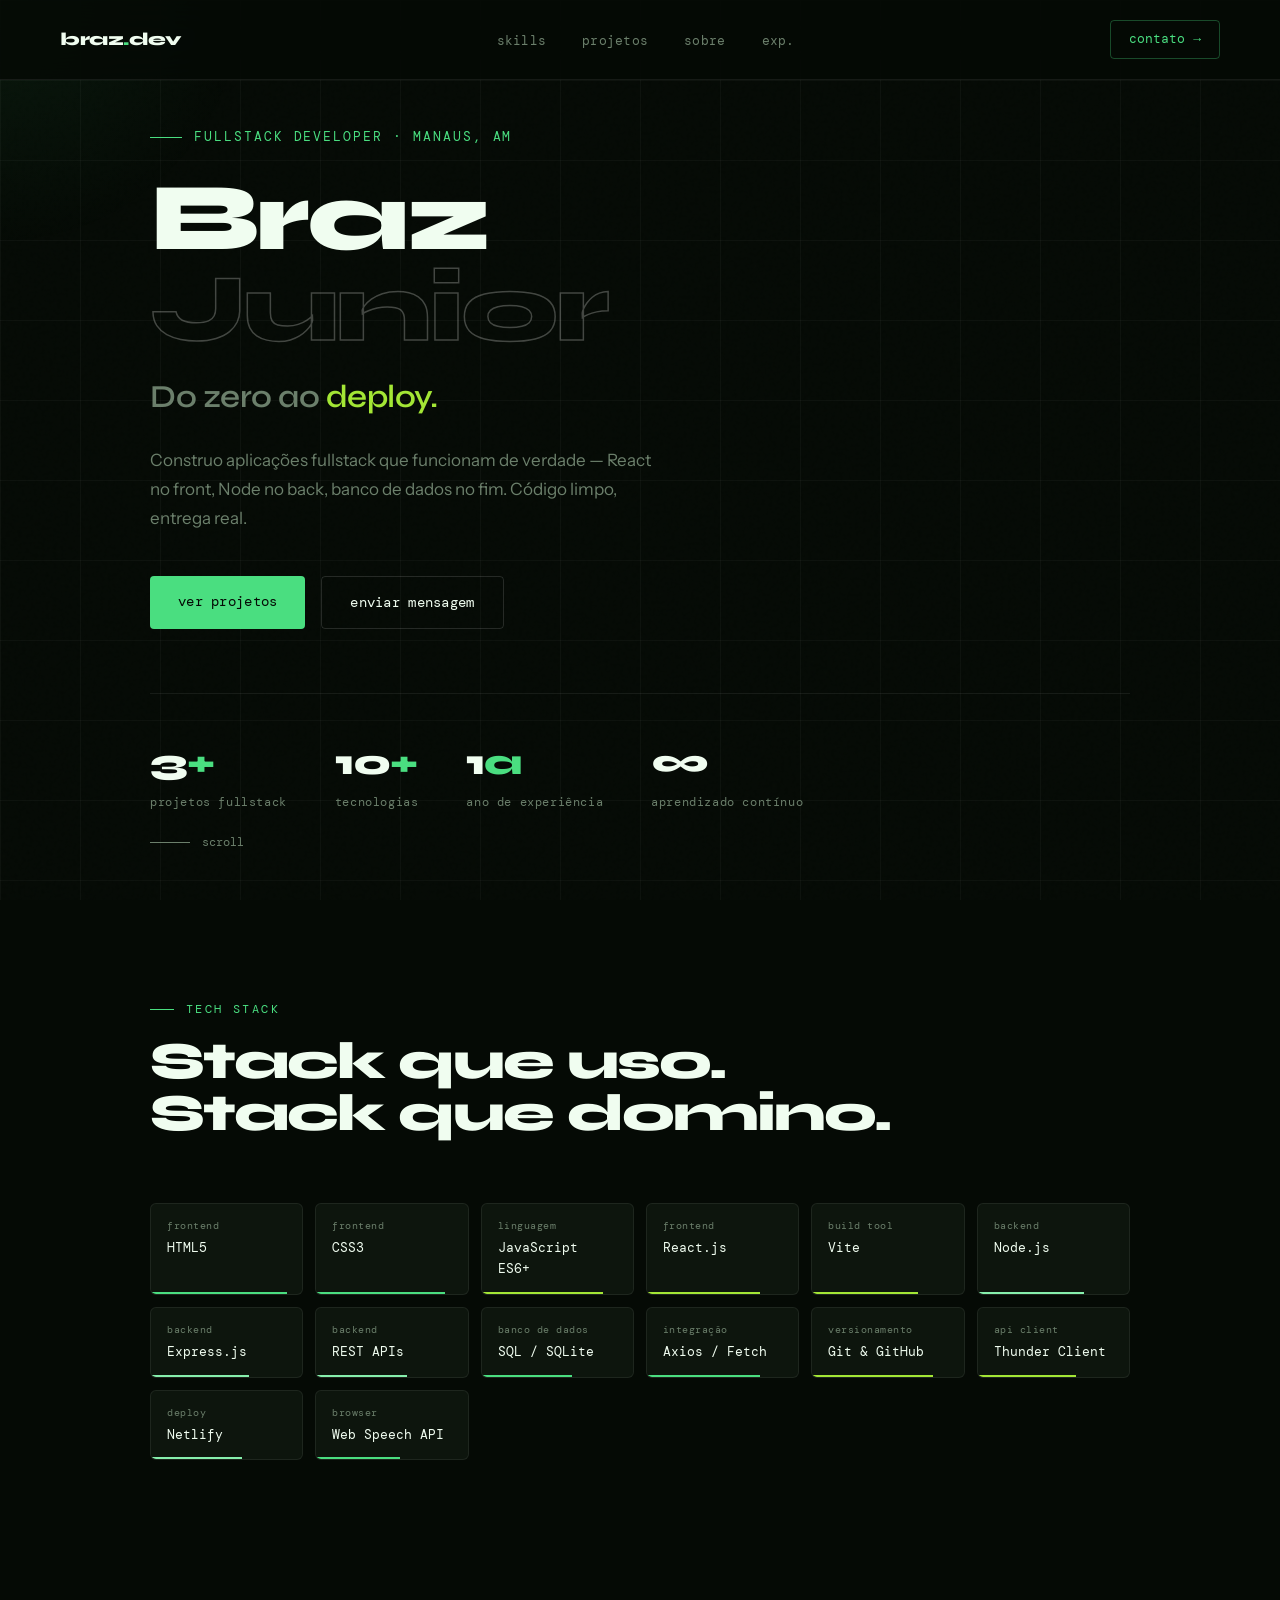
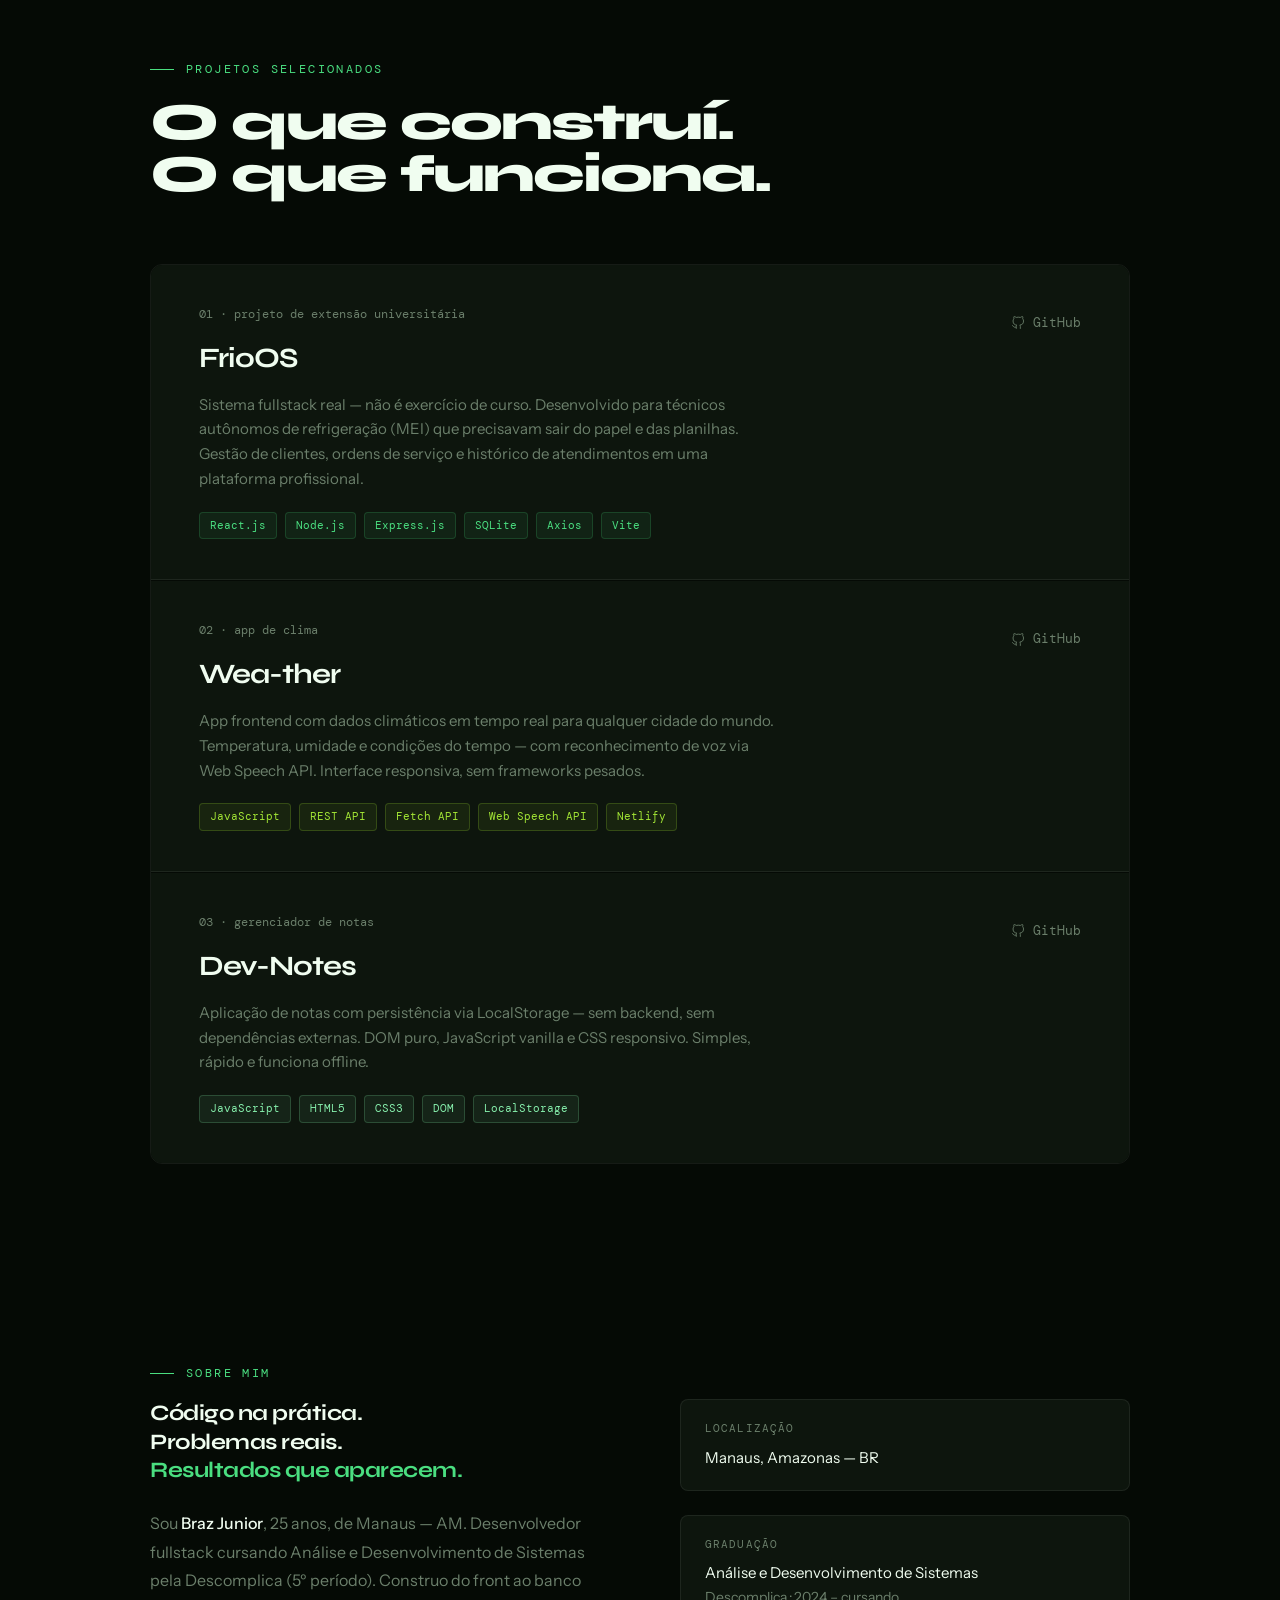
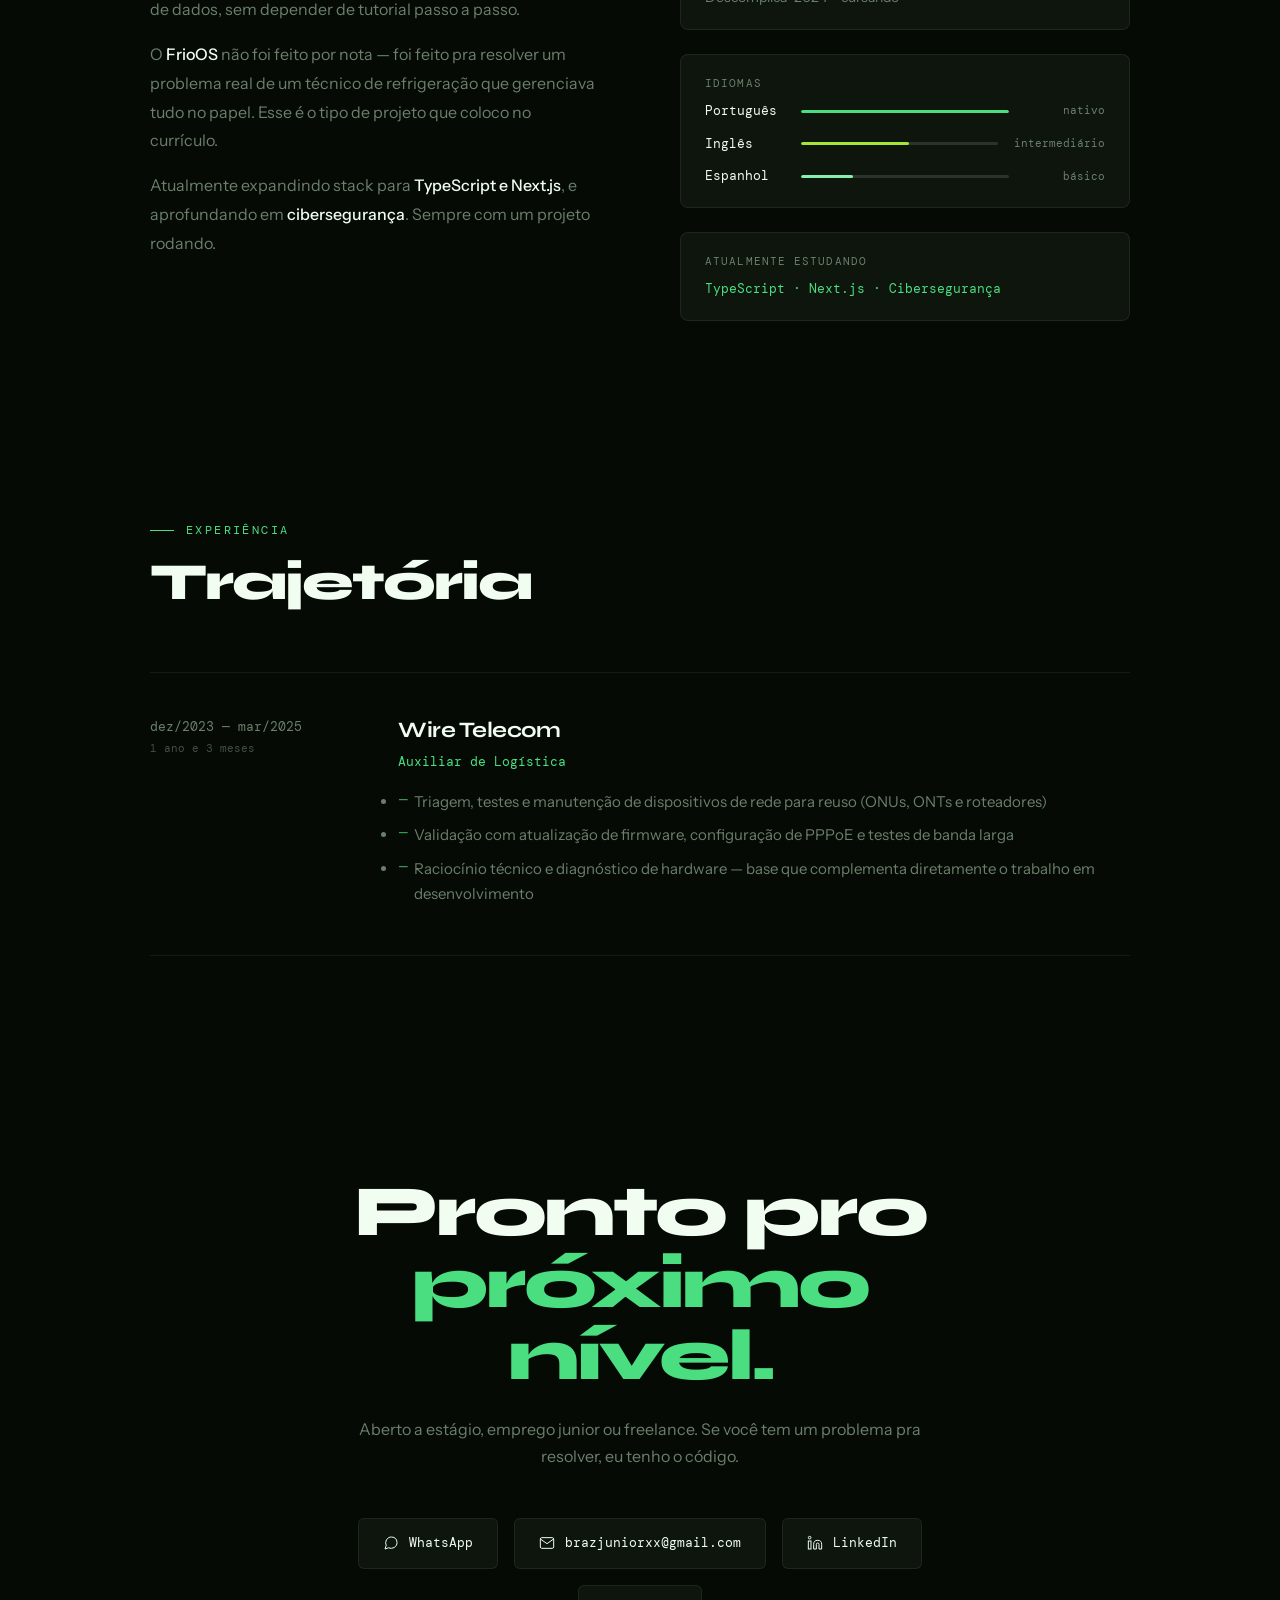
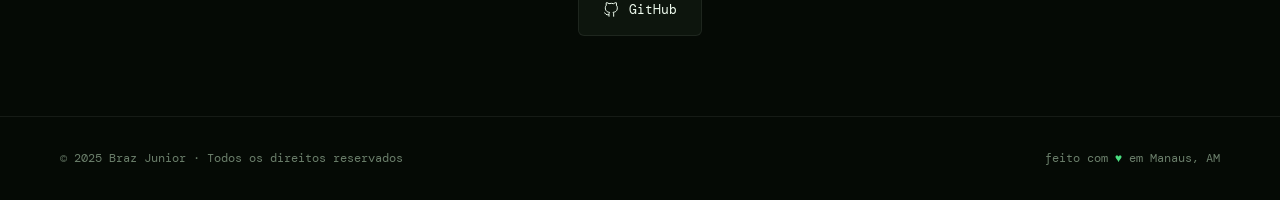
<file: index.html>
<!DOCTYPE html>
<html lang="pt-BR">
<head>
  <meta charset="UTF-8" />
  <meta name="viewport" content="width=device-width, initial-scale=1.0" />
  <title>Braz Junior — Desenvolvedor Fullstack</title>
  <link rel="icon" type="image/svg+xml" href="favicon.svg" />
  <link rel="preconnect" href="https://fonts.googleapis.com" />
  <link rel="preconnect" href="https://fonts.gstatic.com" crossorigin />
  <link href="https://fonts.googleapis.com/css2?family=Syne:wght@400;600;700;800&family=DM+Mono:ital,wght@0,300;0,400;1,300&family=Instrument+Sans:ital,wght@0,400;0,500;1,400&display=swap" rel="stylesheet" />
  <link rel="stylesheet" href="css/style.css" />
</head>
<body>

  <div id="cursor-glow"></div>

  <!-- NAV -->
  <nav>
    <a href="#hero" class="nav-logo">braz<span>.</span>dev</a>
    <ul class="nav-links">
      <li><a href="#skills">skills</a></li>
      <li><a href="#projects">projetos</a></li>
      <li><a href="#about">sobre</a></li>
      <li><a href="#experience">exp.</a></li>
    </ul>
    <a href="https://wa.me/5592982511393" target="_blank" rel="noopener" class="nav-cta">contato →</a>
  </nav>

  <!-- HERO -->
  <section id="hero">
    <div class="hero-inner">
      <p class="hero-tag">Fullstack Developer · Manaus, AM</p>
      <h1 class="hero-name">
        Braz
        <span class="line2">Junior</span>
      </h1>
      <p class="hero-role">
        Do zero ao <span class="hl">deploy.</span>
      </p>
      <p class="hero-desc">
        Construo aplicações fullstack que funcionam de verdade —
        React no front, Node no back, banco de dados no fim.
        Código limpo, entrega real.
      </p>
      <div class="hero-actions">
        <a href="#projects" class="btn-primary">ver projetos</a>
        <a href="https://wa.me/5592982511393" target="_blank" rel="noopener" class="btn-secondary">enviar mensagem</a>
      </div>
      <div class="hero-stats">
        <div>
          <div class="stat-num">3<span>+</span></div>
          <div class="stat-label">projetos fullstack</div>
        </div>
        <div>
          <div class="stat-num">10<span>+</span></div>
          <div class="stat-label">tecnologias</div>
        </div>
        <div>
          <div class="stat-num">1<span>a</span></div>
          <div class="stat-label">ano de experiência</div>
        </div>
        <div>
          <div class="stat-num">∞</div>
          <div class="stat-label">aprendizado contínuo</div>
        </div>
      </div>
    </div>
    <div class="hero-scroll">
      <div class="scroll-line"></div>
      scroll
    </div>
  </section>

  <!-- SKILLS -->
  <section id="skills">
    <div class="container">
      <p class="section-label reveal">tech stack</p>
      <h2 class="section-title reveal reveal-delay-1">Stack que uso.<br>Stack que domino.</h2>
      <div class="skills-grid">
        <div class="skill-chip reveal" style="--chip-color:#4ade80;--level:90%">
          <span class="chip-cat">frontend</span>HTML5
        </div>
        <div class="skill-chip reveal reveal-delay-1" style="--chip-color:#4ade80;--level:85%">
          <span class="chip-cat">frontend</span>CSS3
        </div>
        <div class="skill-chip reveal reveal-delay-2" style="--chip-color:#a3e635;--level:80%">
          <span class="chip-cat">linguagem</span>JavaScript ES6+
        </div>
        <div class="skill-chip reveal reveal-delay-3" style="--chip-color:#a3e635;--level:75%">
          <span class="chip-cat">frontend</span>React.js
        </div>
        <div class="skill-chip reveal" style="--chip-color:#a3e635;--level:70%">
          <span class="chip-cat">build tool</span>Vite
        </div>
        <div class="skill-chip reveal reveal-delay-1" style="--chip-color:#86efac;--level:70%">
          <span class="chip-cat">backend</span>Node.js
        </div>
        <div class="skill-chip reveal reveal-delay-2" style="--chip-color:#86efac;--level:65%">
          <span class="chip-cat">backend</span>Express.js
        </div>
        <div class="skill-chip reveal reveal-delay-3" style="--chip-color:#86efac;--level:60%">
          <span class="chip-cat">backend</span>REST APIs
        </div>
        <div class="skill-chip reveal" style="--chip-color:#4ade80;--level:60%">
          <span class="chip-cat">banco de dados</span>SQL / SQLite
        </div>
        <div class="skill-chip reveal reveal-delay-1" style="--chip-color:#4ade80;--level:75%">
          <span class="chip-cat">integração</span>Axios / Fetch
        </div>
        <div class="skill-chip reveal reveal-delay-2" style="--chip-color:#a3e635;--level:80%">
          <span class="chip-cat">versionamento</span>Git &amp; GitHub
        </div>
        <div class="skill-chip reveal reveal-delay-3" style="--chip-color:#a3e635;--level:65%">
          <span class="chip-cat">api client</span>Thunder Client
        </div>
        <div class="skill-chip reveal" style="--chip-color:#86efac;--level:60%">
          <span class="chip-cat">deploy</span>Netlify
        </div>
        <div class="skill-chip reveal reveal-delay-1" style="--chip-color:#4ade80;--level:55%">
          <span class="chip-cat">browser</span>Web Speech API
        </div>
      </div>
    </div>
  </section>

  <!-- PROJECTS -->
  <section id="projects">
    <div class="container">
      <p class="section-label reveal">projetos selecionados</p>
      <h2 class="section-title reveal reveal-delay-1">O que construí.<br>O que funciona.</h2>
      <div class="projects-list reveal reveal-delay-2">

        <!-- FrioOS -->
        <div class="project-item" style="--p-accent:#4ade80">
          <div>
            <p class="project-num">01 · projeto de extensão universitária</p>
            <h3 class="project-name">FrioOS</h3>
            <p class="project-desc">
              Sistema fullstack real — não é exercício de curso. Desenvolvido para técnicos autônomos
              de refrigeração (MEI) que precisavam sair do papel e das planilhas. Gestão de clientes,
              ordens de serviço e histórico de atendimentos em uma plataforma profissional.
            </p>
            <div class="project-tags">
              <span class="project-tag">React.js</span>
              <span class="project-tag">Node.js</span>
              <span class="project-tag">Express.js</span>
              <span class="project-tag">SQLite</span>
              <span class="project-tag">Axios</span>
              <span class="project-tag">Vite</span>
            </div>
          </div>
          <div class="project-links">
            <a class="project-link" href="https://github.com/brxzjunior/FrioOS" target="_blank" rel="noopener">
              <svg viewBox="0 0 24 24" fill="none" stroke="currentColor" stroke-width="1.5"><path d="M9 19c-5 1.5-5-2.5-7-3m14 6v-3.87a3.37 3.37 0 00-.94-2.61c3.14-.35 6.44-1.54 6.44-7A5.44 5.44 0 0020 4.77 5.07 5.07 0 0019.91 1S18.73.65 16 2.48a13.38 13.38 0 00-7 0C6.27.65 5.09 1 5.09 1A5.07 5.07 0 005 4.77a5.44 5.44 0 00-1.5 3.78c0 5.42 3.3 6.61 6.44 7A3.37 3.37 0 009 18.13V22"/></svg>
              GitHub
            </a>
          </div>
        </div>

        <!-- Wea-ther -->
        <div class="project-item" style="--p-accent:#a3e635">
          <div>
            <p class="project-num">02 · app de clima</p>
            <h3 class="project-name">Wea-ther</h3>
            <p class="project-desc">
              App frontend com dados climáticos em tempo real para qualquer cidade do mundo.
              Temperatura, umidade e condições do tempo — com reconhecimento de voz via
              Web Speech API. Interface responsiva, sem frameworks pesados.
            </p>
            <div class="project-tags">
              <span class="project-tag" style="--tag-c:#a3e635;background:rgba(163,230,53,0.07);border-color:rgba(163,230,53,0.2)">JavaScript</span>
              <span class="project-tag" style="--tag-c:#a3e635;background:rgba(163,230,53,0.07);border-color:rgba(163,230,53,0.2)">REST API</span>
              <span class="project-tag" style="--tag-c:#a3e635;background:rgba(163,230,53,0.07);border-color:rgba(163,230,53,0.2)">Fetch API</span>
              <span class="project-tag" style="--tag-c:#a3e635;background:rgba(163,230,53,0.07);border-color:rgba(163,230,53,0.2)">Web Speech API</span>
              <span class="project-tag" style="--tag-c:#a3e635;background:rgba(163,230,53,0.07);border-color:rgba(163,230,53,0.2)">Netlify</span>
            </div>
          </div>
          <div class="project-links">
            <a class="project-link" href="https://github.com/brxzjunior/Weather" target="_blank" rel="noopener">
              <svg viewBox="0 0 24 24" fill="none" stroke="currentColor" stroke-width="1.5"><path d="M9 19c-5 1.5-5-2.5-7-3m14 6v-3.87a3.37 3.37 0 00-.94-2.61c3.14-.35 6.44-1.54 6.44-7A5.44 5.44 0 0020 4.77 5.07 5.07 0 0019.91 1S18.73.65 16 2.48a13.38 13.38 0 00-7 0C6.27.65 5.09 1 5.09 1A5.07 5.07 0 005 4.77a5.44 5.44 0 00-1.5 3.78c0 5.42 3.3 6.61 6.44 7A3.37 3.37 0 009 18.13V22"/></svg>
              GitHub
            </a>
          </div>
        </div>

        <!-- Dev-Notes -->
        <div class="project-item" style="--p-accent:#86efac">
          <div>
            <p class="project-num">03 · gerenciador de notas</p>
            <h3 class="project-name">Dev-Notes</h3>
            <p class="project-desc">
              Aplicação de notas com persistência via LocalStorage — sem backend,
              sem dependências externas. DOM puro, JavaScript vanilla e CSS responsivo.
              Simples, rápido e funciona offline.
            </p>
            <div class="project-tags">
              <span class="project-tag" style="--tag-c:#86efac;background:rgba(134,239,172,0.07);border-color:rgba(134,239,172,0.2)">JavaScript</span>
              <span class="project-tag" style="--tag-c:#86efac;background:rgba(134,239,172,0.07);border-color:rgba(134,239,172,0.2)">HTML5</span>
              <span class="project-tag" style="--tag-c:#86efac;background:rgba(134,239,172,0.07);border-color:rgba(134,239,172,0.2)">CSS3</span>
              <span class="project-tag" style="--tag-c:#86efac;background:rgba(134,239,172,0.07);border-color:rgba(134,239,172,0.2)">DOM</span>
              <span class="project-tag" style="--tag-c:#86efac;background:rgba(134,239,172,0.07);border-color:rgba(134,239,172,0.2)">LocalStorage</span>
            </div>
          </div>
          <div class="project-links">
            <a class="project-link" href="https://github.com/brxzjunior/Dev-Notes" target="_blank" rel="noopener">
              <svg viewBox="0 0 24 24" fill="none" stroke="currentColor" stroke-width="1.5"><path d="M9 19c-5 1.5-5-2.5-7-3m14 6v-3.87a3.37 3.37 0 00-.94-2.61c3.14-.35 6.44-1.54 6.44-7A5.44 5.44 0 0020 4.77 5.07 5.07 0 0019.91 1S18.73.65 16 2.48a13.38 13.38 0 00-7 0C6.27.65 5.09 1 5.09 1A5.07 5.07 0 005 4.77a5.44 5.44 0 00-1.5 3.78c0 5.42 3.3 6.61 6.44 7A3.37 3.37 0 009 18.13V22"/></svg>
              GitHub
            </a>
          </div>
        </div>

      </div>
    </div>
  </section>

  <!-- ABOUT -->
  <section id="about">
    <div class="container">
      <p class="section-label reveal">sobre mim</p>
      <div class="about-grid">
        <div>
          <p class="about-highlight reveal">
            Código na prática.<br>
            Problemas reais.<br>
            <span class="accent">Resultados que aparecem.</span>
          </p>
          <div class="about-text reveal reveal-delay-1">
            <p>
              Sou <strong>Braz Junior</strong>, 25 anos, de Manaus — AM.
              Desenvolvedor fullstack cursando Análise e Desenvolvimento de Sistemas
              pela Descomplica (5º período). Construo do front ao banco de dados, sem depender
              de tutorial passo a passo.
            </p>
            <p>
              O <strong>FrioOS</strong> não foi feito por nota — foi feito pra resolver um problema real
              de um técnico de refrigeração que gerenciava tudo no papel. Esse é o tipo de projeto
              que coloco no currículo.
            </p>
            <p>
              Atualmente expandindo stack para <strong>TypeScript e Next.js</strong>,
              e aprofundando em <strong>cibersegurança</strong>. Sempre com um projeto rodando.
            </p>
          </div>
        </div>
        <div class="about-right reveal reveal-delay-2">
          <div class="info-block">
            <div class="info-block-label">localização</div>
            <div class="info-block-val">Manaus, Amazonas — BR</div>
          </div>
          <div class="info-block">
            <div class="info-block-label">graduação</div>
            <div class="info-block-val">Análise e Desenvolvimento de Sistemas<br>
              <span style="color:var(--muted);font-size:14px">Descomplica · 2024 – cursando</span>
            </div>
          </div>
          <div class="info-block">
            <div class="info-block-label">idiomas</div>
            <div class="lang-bars">
              <div class="lang-row">
                <span class="lang-name">Português</span>
                <div class="lang-bar-bg"><div class="lang-bar-fill" style="width:100%;background:var(--accent)"></div></div>
                <span class="lang-level">nativo</span>
              </div>
              <div class="lang-row">
                <span class="lang-name">Inglês</span>
                <div class="lang-bar-bg"><div class="lang-bar-fill" style="width:55%;background:var(--accent2)"></div></div>
                <span class="lang-level">intermediário</span>
              </div>
              <div class="lang-row">
                <span class="lang-name">Espanhol</span>
                <div class="lang-bar-bg"><div class="lang-bar-fill" style="width:25%;background:var(--accent3)"></div></div>
                <span class="lang-level">básico</span>
              </div>
            </div>
          </div>
          <div class="info-block">
            <div class="info-block-label">atualmente estudando</div>
            <div class="info-block-val" style="font-family:var(--font-mono);font-size:13px;color:var(--accent)">
              TypeScript · Next.js · Cibersegurança
            </div>
          </div>
        </div>
      </div>
    </div>
  </section>

  <!-- EXPERIENCE -->
  <section id="experience">
    <div class="container">
      <p class="section-label reveal">experiência</p>
      <h2 class="section-title reveal reveal-delay-1">Trajetória</h2>
      <div class="exp-item reveal reveal-delay-2">
        <div class="exp-period">
          dez/2023 — mar/2025<br>
          <span style="font-size:11px;opacity:0.6">1 ano e 3 meses</span>
        </div>
        <div>
          <div class="exp-company">Wire Telecom</div>
          <div class="exp-role">Auxiliar de Logística</div>
          <ul class="exp-desc">
            <li>Triagem, testes e manutenção de dispositivos de rede para reuso (ONUs, ONTs e roteadores)</li>
            <li>Validação com atualização de firmware, configuração de PPPoE e testes de banda larga</li>
            <li>Raciocínio técnico e diagnóstico de hardware — base que complementa diretamente o trabalho em desenvolvimento</li>
          </ul>
        </div>
      </div>
    </div>
  </section>

  <!-- CONTACT -->
  <section id="contact">
    <div class="container">
      <div class="contact-inner reveal">
        <h2 class="contact-big">Pronto pro<br><span>próximo nível.</span></h2>
        <p class="contact-sub">
          Aberto a estágio, emprego junior ou freelance.
          Se você tem um problema pra resolver, eu tenho o código.
        </p>
        <div class="contact-links">
          <a class="contact-link" href="https://wa.me/5592982511393" target="_blank" rel="noopener">
            <svg viewBox="0 0 24 24" fill="none" stroke="currentColor" stroke-width="1.5"><path d="M21 11.5a8.38 8.38 0 01-.9 3.8 8.5 8.5 0 01-7.6 4.7 8.38 8.38 0 01-3.8-.9L3 21l1.9-5.7a8.38 8.38 0 01-.9-3.8 8.5 8.5 0 014.7-7.6 8.38 8.38 0 013.8-.9h.5a8.48 8.48 0 018 8v.5z"/></svg>
            WhatsApp
          </a>
          <a class="contact-link" href="mailto:brazjuniorxx@gmail.com">
            <svg viewBox="0 0 24 24" fill="none" stroke="currentColor" stroke-width="1.5"><path d="M4 4h16c1.1 0 2 .9 2 2v12c0 1.1-.9 2-2 2H4c-1.1 0-2-.9-2-2V6c0-1.1.9-2 2-2z"/><polyline points="22,6 12,13 2,6"/></svg>
            brazjuniorxx@gmail.com
          </a>
          <a class="contact-link" href="https://linkedin.com/in/brazjuniordev" target="_blank" rel="noopener">
            <svg viewBox="0 0 24 24" fill="none" stroke="currentColor" stroke-width="1.5"><path d="M16 8a6 6 0 016 6v7h-4v-7a2 2 0 00-2-2 2 2 0 00-2 2v7h-4v-7a6 6 0 016-6z"/><rect x="2" y="9" width="4" height="12"/><circle cx="4" cy="4" r="2"/></svg>
            LinkedIn
          </a>
          <a class="contact-link" href="https://github.com/brxzjunior" target="_blank" rel="noopener">
            <svg viewBox="0 0 24 24" fill="none" stroke="currentColor" stroke-width="1.5"><path d="M9 19c-5 1.5-5-2.5-7-3m14 6v-3.87a3.37 3.37 0 00-.94-2.61c3.14-.35 6.44-1.54 6.44-7A5.44 5.44 0 0020 4.77 5.07 5.07 0 0019.91 1S18.73.65 16 2.48a13.38 13.38 0 00-7 0C6.27.65 5.09 1 5.09 1A5.07 5.07 0 005 4.77a5.44 5.44 0 00-1.5 3.78c0 5.42 3.3 6.61 6.44 7A3.37 3.37 0 009 18.13V22"/></svg>
            GitHub
          </a>
        </div>
      </div>
    </div>
  </section>

  <!-- FOOTER -->
  <footer>
    <span class="footer-copy">© 2025 Braz Junior · Todos os direitos reservados</span>
    <span class="footer-made">feito com <span>♥</span> em Manaus, AM</span>
  </footer>

  <script src="js/main.js" defer></script>
</body>
</html>
</file>
<file: css/style.css>
*, *::before, *::after { box-sizing: border-box; margin: 0; padding: 0; }

:root {
  --bg:       #050a05;
  --bg2:      #0d150d;
  --bg3:      #162016;
  --border:   rgba(255,255,255,0.07);
  --border2:  rgba(255,255,255,0.13);
  --text:     #f0fdf0;
  --muted:    #6b7f6b;
  --accent:   #4ade80;
  --accent2:  #a3e635;
  --accent3:  #86efac;
  --glow:     rgba(74,222,128,0.15);
  --glow2:    rgba(163,230,53,0.12);
  --font-head: 'Syne', sans-serif;
  --font-body: 'Instrument Sans', sans-serif;
  --font-mono: 'DM Mono', monospace;
}

html { scroll-behavior: smooth; }

body {
  background: var(--bg);
  color: var(--text);
  font-family: var(--font-body);
  font-size: 16px;
  line-height: 1.6;
  overflow-x: hidden;
}

/* ── NOISE OVERLAY ── */
body::before {
  content: '';
  position: fixed;
  inset: 0;
  background-image: url("data:image/svg+xml,%3Csvg viewBox='0 0 256 256' xmlns='http://www.w3.org/2000/svg'%3E%3Cfilter id='n'%3E%3CfeTurbulence type='fractalNoise' baseFrequency='0.9' numOctaves='4' stitchTiles='stitch'/%3E%3C/filter%3E%3Crect width='100%25' height='100%25' filter='url(%23n)' opacity='0.04'/%3E%3C/svg%3E");
  pointer-events: none;
  z-index: 0;
  opacity: 0.4;
}

/* ── GRID LINES ── */
body::after {
  content: '';
  position: fixed;
  inset: 0;
  background-image:
    linear-gradient(var(--border) 1px, transparent 1px),
    linear-gradient(90deg, var(--border) 1px, transparent 1px);
  background-size: 80px 80px;
  pointer-events: none;
  z-index: 0;
  opacity: 0.5;
}

/* ── CURSOR GLOW ── */
#cursor-glow {
  position: fixed;
  width: 500px;
  height: 500px;
  border-radius: 50%;
  background: radial-gradient(circle, rgba(74,222,128,0.07) 0%, transparent 70%);
  pointer-events: none;
  transform: translate(-50%, -50%);
  z-index: 1;
  transition: opacity 0.3s;
}

/* ── NAV ── */
nav {
  position: fixed;
  top: 0; left: 0; right: 0;
  z-index: 100;
  display: flex;
  justify-content: space-between;
  align-items: center;
  padding: 20px 60px;
  background: rgba(5,10,5,0.85);
  backdrop-filter: blur(20px);
  border-bottom: 1px solid var(--border);
}

.nav-logo {
  font-family: var(--font-head);
  font-size: 18px;
  font-weight: 800;
  letter-spacing: -0.5px;
  color: var(--text);
  text-decoration: none;
}

.nav-logo span { color: var(--accent); }

.nav-links {
  display: flex;
  gap: 36px;
  list-style: none;
}

.nav-links a {
  font-family: var(--font-mono);
  font-size: 13px;
  color: var(--muted);
  text-decoration: none;
  transition: color 0.2s;
  letter-spacing: 0.02em;
}

.nav-links a:hover { color: var(--text); }

.nav-cta {
  font-family: var(--font-mono);
  font-size: 13px;
  color: var(--accent);
  text-decoration: none;
  border: 1px solid rgba(74,222,128,0.3);
  padding: 8px 18px;
  border-radius: 4px;
  transition: all 0.2s;
}

.nav-cta:hover {
  background: rgba(74,222,128,0.08);
  border-color: var(--accent);
}

/* ── SECTIONS ── */
section {
  position: relative;
  z-index: 2;
}

.container {
  max-width: 1100px;
  margin: 0 auto;
  padding: 0 60px;
}

/* ── HERO ── */
#hero {
  min-height: 100vh;
  display: flex;
  align-items: center;
  padding: 120px 60px 80px;
  max-width: 1100px;
  margin: 0 auto;
}

.hero-inner { width: 100%; }

.hero-tag {
  font-family: var(--font-mono);
  font-size: 13px;
  color: var(--accent);
  letter-spacing: 0.15em;
  text-transform: uppercase;
  margin-bottom: 24px;
  display: flex;
  align-items: center;
  gap: 12px;
  opacity: 0;
  animation: fadeUp 0.7s ease forwards 0.1s;
}

.hero-tag::before {
  content: '';
  display: block;
  width: 32px;
  height: 1px;
  background: var(--accent);
}

.hero-name {
  font-family: var(--font-head);
  font-size: clamp(52px, 8vw, 96px);
  font-weight: 800;
  line-height: 0.95;
  letter-spacing: -3px;
  color: var(--text);
  opacity: 0;
  animation: fadeUp 0.8s ease forwards 0.2s;
}

.hero-name .line2 {
  display: block;
  color: transparent;
  -webkit-text-stroke: 1.5px rgba(250,250,249,0.25);
}

.hero-role {
  font-family: var(--font-head);
  font-size: clamp(20px, 3vw, 32px);
  font-weight: 600;
  color: var(--muted);
  margin-top: 16px;
  letter-spacing: -0.5px;
  opacity: 0;
  animation: fadeUp 0.8s ease forwards 0.35s;
}

.hero-role .hl { color: var(--accent2); }

.hero-desc {
  font-size: 17px;
  color: var(--muted);
  max-width: 520px;
  margin-top: 24px;
  line-height: 1.7;
  opacity: 0;
  animation: fadeUp 0.8s ease forwards 0.5s;
}

.hero-actions {
  display: flex;
  gap: 16px;
  margin-top: 44px;
  flex-wrap: wrap;
  opacity: 0;
  animation: fadeUp 0.8s ease forwards 0.65s;
}

.btn-primary {
  font-family: var(--font-mono);
  font-size: 14px;
  color: var(--bg);
  background: var(--accent);
  padding: 14px 28px;
  border-radius: 4px;
  text-decoration: none;
  font-weight: 400;
  transition: all 0.2s;
  letter-spacing: 0.02em;
}

.btn-primary:hover {
  background: #86efac;
  transform: translateY(-2px);
}

.btn-secondary {
  font-family: var(--font-mono);
  font-size: 14px;
  color: var(--text);
  background: transparent;
  padding: 14px 28px;
  border-radius: 4px;
  border: 1px solid var(--border2);
  text-decoration: none;
  transition: all 0.2s;
  letter-spacing: 0.02em;
}

.btn-secondary:hover {
  border-color: rgba(255,255,255,0.3);
  background: rgba(255,255,255,0.04);
  transform: translateY(-2px);
}

.hero-scroll {
  position: absolute;
  bottom: 48px;
  left: 60px;
  display: flex;
  align-items: center;
  gap: 12px;
  font-family: var(--font-mono);
  font-size: 12px;
  color: var(--muted);
  opacity: 0;
  animation: fadeUp 0.8s ease forwards 0.9s;
}

.scroll-line {
  width: 40px;
  height: 1px;
  background: var(--muted);
  animation: scrollPulse 2s ease-in-out infinite;
}

@keyframes scrollPulse {
  0%, 100% { transform: scaleX(1); opacity: 0.4; }
  50% { transform: scaleX(1.3); opacity: 1; }
}

/* ── HERO STATS ── */
.hero-stats {
  display: flex;
  gap: 48px;
  margin-top: 64px;
  padding-top: 40px;
  border-top: 1px solid var(--border);
  opacity: 0;
  animation: fadeUp 0.8s ease forwards 0.8s;
}

.stat-num {
  font-family: var(--font-head);
  font-size: 36px;
  font-weight: 800;
  color: var(--text);
  letter-spacing: -1px;
}

.stat-num span { color: var(--accent); }

.stat-label {
  font-family: var(--font-mono);
  font-size: 12px;
  color: var(--muted);
  letter-spacing: 0.05em;
  margin-top: 2px;
}

/* ── SKILLS ── */
#skills { padding: 100px 0; }

.section-label {
  font-family: var(--font-mono);
  font-size: 12px;
  color: var(--accent);
  letter-spacing: 0.2em;
  text-transform: uppercase;
  margin-bottom: 16px;
  display: flex;
  align-items: center;
  gap: 12px;
}

.section-label::before {
  content: '';
  display: block;
  width: 24px;
  height: 1px;
  background: var(--accent);
}

.section-title {
  font-family: var(--font-head);
  font-size: clamp(32px, 5vw, 52px);
  font-weight: 800;
  letter-spacing: -2px;
  color: var(--text);
  line-height: 1;
  margin-bottom: 64px;
}

.skills-grid {
  display: grid;
  grid-template-columns: repeat(auto-fill, minmax(140px, 1fr));
  gap: 12px;
}

.skill-chip {
  background: var(--bg2);
  border: 1px solid var(--border);
  border-radius: 6px;
  padding: 14px 16px;
  font-family: var(--font-mono);
  font-size: 13px;
  color: var(--text);
  transition: all 0.2s;
  cursor: default;
  position: relative;
  overflow: hidden;
}

.skill-chip::before {
  content: '';
  position: absolute;
  bottom: 0; left: 0;
  height: 2px;
  width: var(--level, 70%);
  background: var(--chip-color, var(--accent));
  transition: width 0.6s ease;
}

.skill-chip:hover {
  border-color: var(--chip-color, var(--accent));
  background: var(--bg3);
  transform: translateY(-2px);
}

.skill-chip .chip-cat {
  font-size: 10px;
  color: var(--muted);
  display: block;
  margin-bottom: 4px;
  letter-spacing: 0.05em;
}

/* ── PROJECTS ── */
#projects { padding: 100px 0; }

.projects-list {
  display: flex;
  flex-direction: column;
  gap: 1px;
  border: 1px solid var(--border);
  border-radius: 12px;
  overflow: hidden;
}

.project-item {
  background: var(--bg2);
  padding: 40px 48px;
  display: grid;
  grid-template-columns: 1fr auto;
  gap: 32px;
  align-items: start;
  border-bottom: 1px solid var(--border);
  transition: background 0.2s;
  position: relative;
  overflow: hidden;
}

.project-item:last-child { border-bottom: none; }

.project-item::before {
  content: '';
  position: absolute;
  left: 0; top: 0; bottom: 0;
  width: 3px;
  background: var(--p-accent, var(--accent));
  transform: scaleY(0);
  transform-origin: bottom;
  transition: transform 0.3s ease;
}

.project-item:hover { background: var(--bg3); }
.project-item:hover::before { transform: scaleY(1); }

.project-num {
  font-family: var(--font-mono);
  font-size: 12px;
  color: var(--muted);
  margin-bottom: 12px;
}

.project-name {
  font-family: var(--font-head);
  font-size: 28px;
  font-weight: 700;
  letter-spacing: -1px;
  color: var(--text);
  margin-bottom: 12px;
}

.project-desc {
  font-size: 15px;
  color: var(--muted);
  max-width: 580px;
  line-height: 1.65;
  margin-bottom: 20px;
}

.project-tags {
  display: flex;
  flex-wrap: wrap;
  gap: 8px;
}

.project-tag {
  font-family: var(--font-mono);
  font-size: 11px;
  color: var(--tag-c, var(--accent));
  background: rgba(74,222,128,0.07);
  border: 1px solid rgba(74,222,128,0.18);
  padding: 4px 10px;
  border-radius: 4px;
}

.project-links {
  display: flex;
  flex-direction: column;
  gap: 12px;
  padding-top: 8px;
}

.project-link {
  font-family: var(--font-mono);
  font-size: 13px;
  color: var(--muted);
  text-decoration: none;
  display: flex;
  align-items: center;
  gap: 8px;
  transition: color 0.2s;
  white-space: nowrap;
}

.project-link:hover { color: var(--text); }
.project-link svg { width: 14px; height: 14px; flex-shrink: 0; }

/* ── ABOUT ── */
#about { padding: 100px 0; }

.about-grid {
  display: grid;
  grid-template-columns: 1fr 1fr;
  gap: 80px;
  align-items: start;
}

.about-text {
  font-size: 16px;
  color: var(--muted);
  line-height: 1.8;
}

.about-text p { margin-bottom: 16px; }

.about-text strong {
  color: var(--text);
  font-weight: 500;
}

.about-highlight {
  font-family: var(--font-head);
  font-size: 22px;
  font-weight: 700;
  color: var(--text);
  letter-spacing: -0.5px;
  line-height: 1.3;
  margin-bottom: 24px;
}

.about-highlight .accent { color: var(--accent); }

.about-right {
  display: flex;
  flex-direction: column;
  gap: 24px;
}

.info-block {
  background: var(--bg2);
  border: 1px solid var(--border);
  border-radius: 8px;
  padding: 20px 24px;
}

.info-block-label {
  font-family: var(--font-mono);
  font-size: 11px;
  color: var(--muted);
  letter-spacing: 0.1em;
  text-transform: uppercase;
  margin-bottom: 8px;
}

.info-block-val {
  font-size: 15px;
  color: var(--text);
}

.lang-bars { display: flex; flex-direction: column; gap: 12px; }

.lang-row {
  display: flex;
  align-items: center;
  justify-content: space-between;
  gap: 16px;
}

.lang-name {
  font-family: var(--font-mono);
  font-size: 13px;
  color: var(--text);
  min-width: 80px;
}

.lang-bar-bg {
  flex: 1;
  height: 3px;
  background: var(--border2);
  border-radius: 2px;
  overflow: hidden;
}

.lang-bar-fill {
  height: 100%;
  border-radius: 2px;
  background: var(--accent);
  transition: width 1s ease;
}

.lang-level {
  font-family: var(--font-mono);
  font-size: 11px;
  color: var(--muted);
  min-width: 80px;
  text-align: right;
}

/* ── EXPERIENCE ── */
#experience { padding: 100px 0; }

.exp-item {
  display: grid;
  grid-template-columns: 200px 1fr;
  gap: 48px;
  padding: 40px 0;
  border-top: 1px solid var(--border);
}

.exp-item:last-child { border-bottom: 1px solid var(--border); }

.exp-period {
  font-family: var(--font-mono);
  font-size: 13px;
  color: var(--muted);
  line-height: 1.6;
  padding-top: 4px;
}

.exp-company {
  font-family: var(--font-head);
  font-size: 22px;
  font-weight: 700;
  color: var(--text);
  letter-spacing: -0.5px;
  margin-bottom: 4px;
}

.exp-role {
  font-family: var(--font-mono);
  font-size: 13px;
  color: var(--accent);
  margin-bottom: 16px;
}

.exp-desc {
  font-size: 15px;
  color: var(--muted);
  line-height: 1.7;
}

.exp-desc li {
  margin-bottom: 8px;
  padding-left: 16px;
  position: relative;
}

.exp-desc li::before {
  content: '—';
  position: absolute;
  left: 0;
  color: var(--accent);
  font-size: 12px;
}

/* ── CONTACT ── */
#contact { padding: 120px 0 80px; }

.contact-inner {
  text-align: center;
  max-width: 600px;
  margin: 0 auto;
}

.contact-big {
  font-family: var(--font-head);
  font-size: clamp(40px, 6vw, 72px);
  font-weight: 800;
  letter-spacing: -3px;
  line-height: 1;
  color: var(--text);
  margin-bottom: 24px;
}

.contact-big span { color: var(--accent); }

.contact-sub {
  font-size: 16px;
  color: var(--muted);
  margin-bottom: 48px;
  line-height: 1.7;
}

.contact-links {
  display: flex;
  justify-content: center;
  gap: 16px;
  flex-wrap: wrap;
}

.contact-link {
  font-family: var(--font-mono);
  font-size: 13px;
  color: var(--text);
  text-decoration: none;
  background: var(--bg2);
  border: 1px solid var(--border);
  padding: 14px 24px;
  border-radius: 6px;
  display: flex;
  align-items: center;
  gap: 10px;
  transition: all 0.2s;
}

.contact-link:hover {
  border-color: var(--accent);
  color: var(--accent);
  transform: translateY(-2px);
}

.contact-link svg { width: 16px; height: 16px; }

/* ── FOOTER ── */
footer {
  position: relative;
  z-index: 2;
  padding: 32px 60px;
  border-top: 1px solid var(--border);
  display: flex;
  justify-content: space-between;
  align-items: center;
}

.footer-copy {
  font-family: var(--font-mono);
  font-size: 12px;
  color: var(--muted);
}

.footer-made {
  font-family: var(--font-mono);
  font-size: 12px;
  color: var(--muted);
}

.footer-made span { color: var(--accent); }

/* ── ANIMATIONS ── */
@keyframes fadeUp {
  from { opacity: 0; transform: translateY(24px); }
  to   { opacity: 1; transform: translateY(0); }
}

.reveal {
  opacity: 0;
  transform: translateY(32px);
  transition: opacity 0.7s ease, transform 0.7s ease;
}

.reveal.visible {
  opacity: 1;
  transform: translateY(0);
}

.reveal-delay-1 { transition-delay: 0.1s; }
.reveal-delay-2 { transition-delay: 0.2s; }
.reveal-delay-3 { transition-delay: 0.3s; }

/* ── MOBILE ── */
@media (max-width: 768px) {
  nav { padding: 16px 24px; }
  .nav-links { display: none; }
  #hero { padding: 100px 24px 60px; }
  .container { padding: 0 24px; }
  .hero-stats { gap: 28px; flex-wrap: wrap; }
  .about-grid { grid-template-columns: 1fr; gap: 40px; }
  .exp-item { grid-template-columns: 1fr; gap: 8px; }
  .project-item { grid-template-columns: 1fr; padding: 28px 24px; }
  .project-links { flex-direction: row; }
  footer { flex-direction: column; gap: 8px; text-align: center; }
  .hero-scroll { left: 24px; }
}

/* ── SCROLLBAR ── */
::-webkit-scrollbar { width: 4px; }
::-webkit-scrollbar-track { background: var(--bg); }
::-webkit-scrollbar-thumb { background: var(--bg3); border-radius: 2px; }
::-webkit-scrollbar-thumb:hover { background: var(--muted); }

/* ── ACTIVE NAV ── */
.nav-links a.active { color: var(--accent); }
</file>
